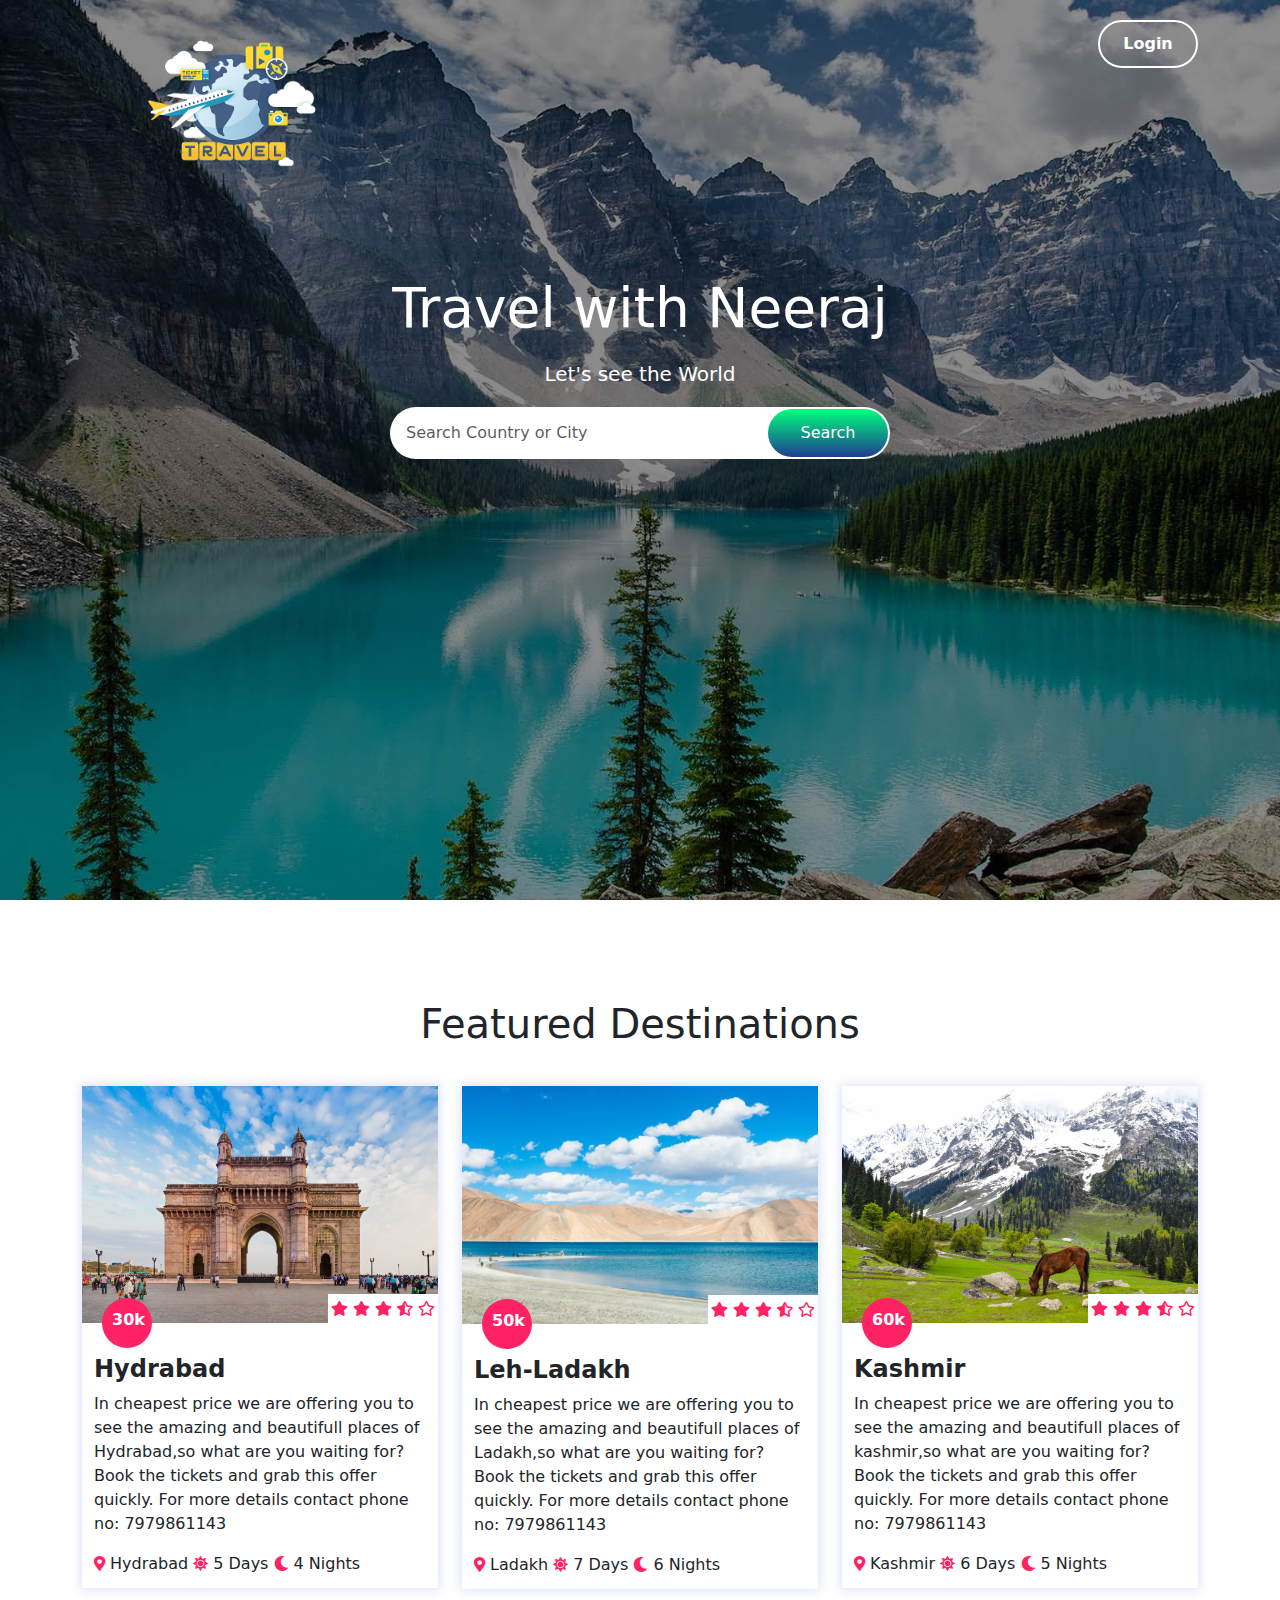
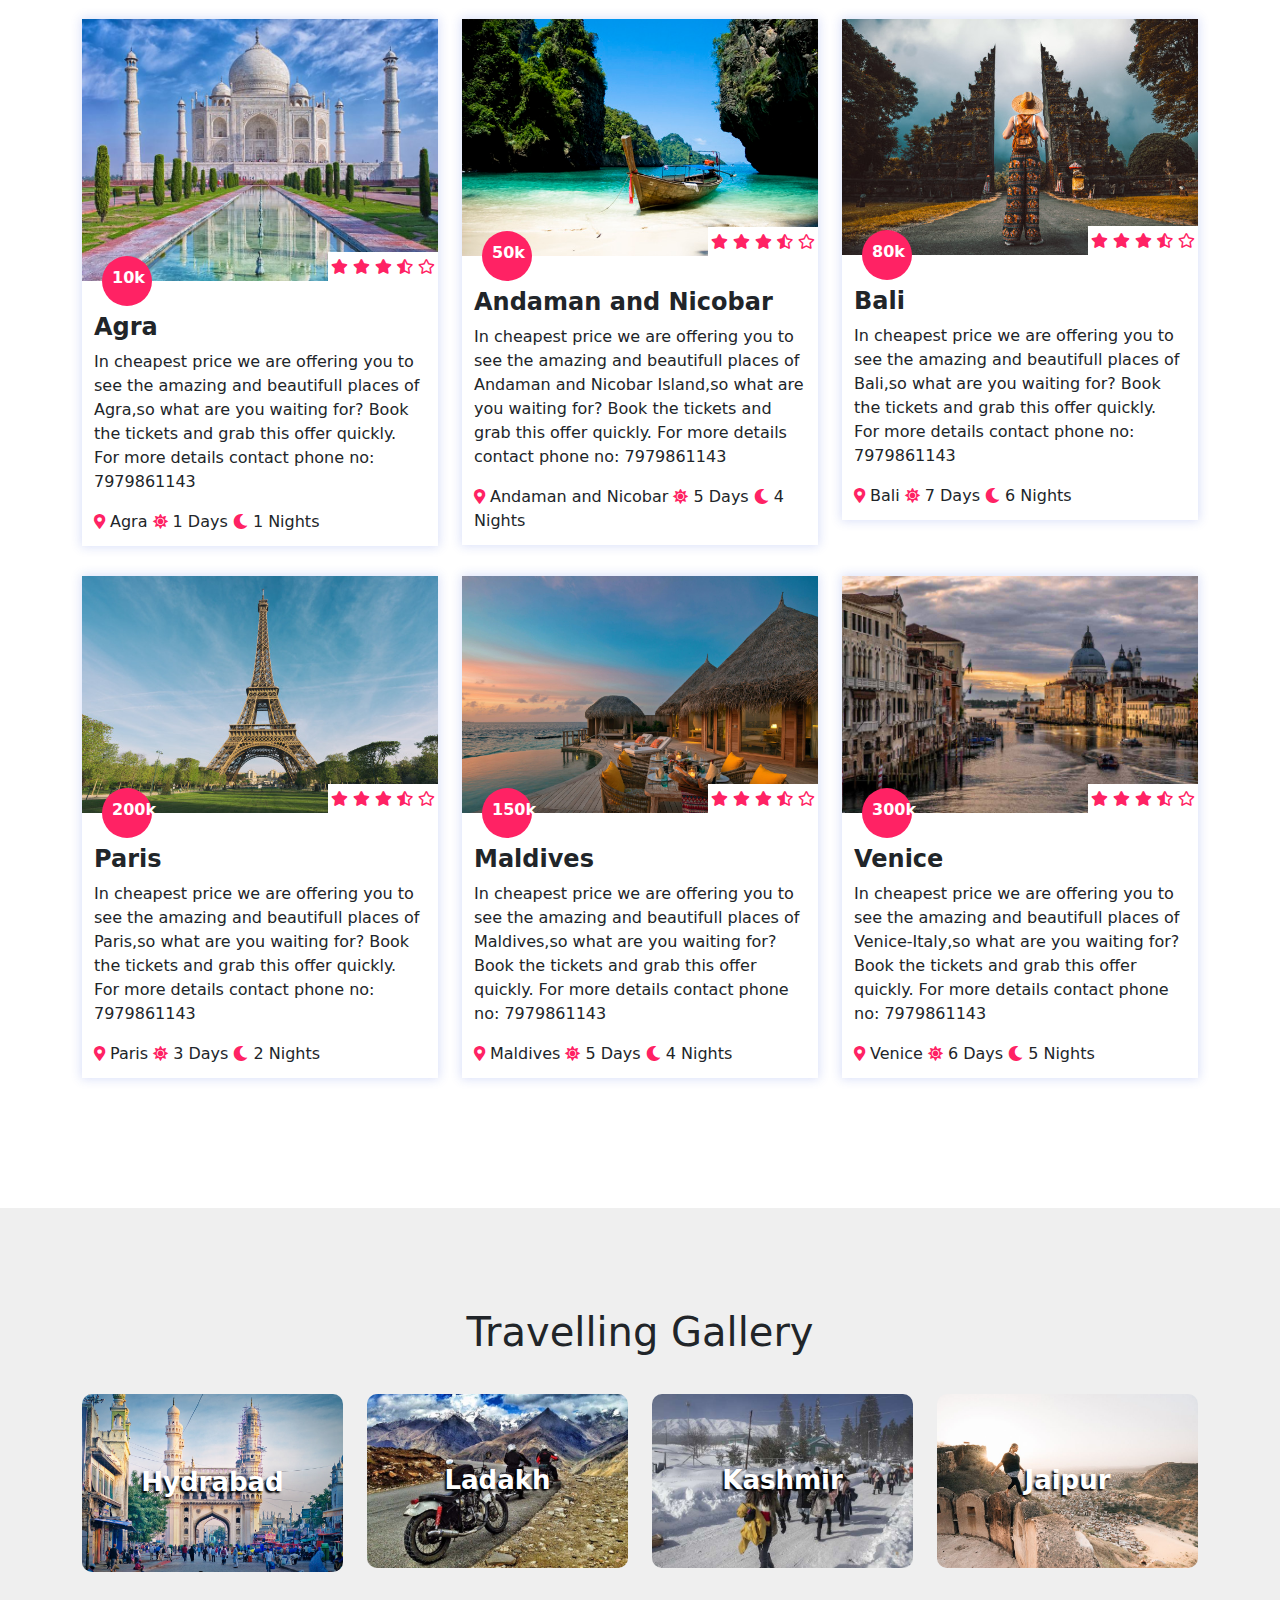
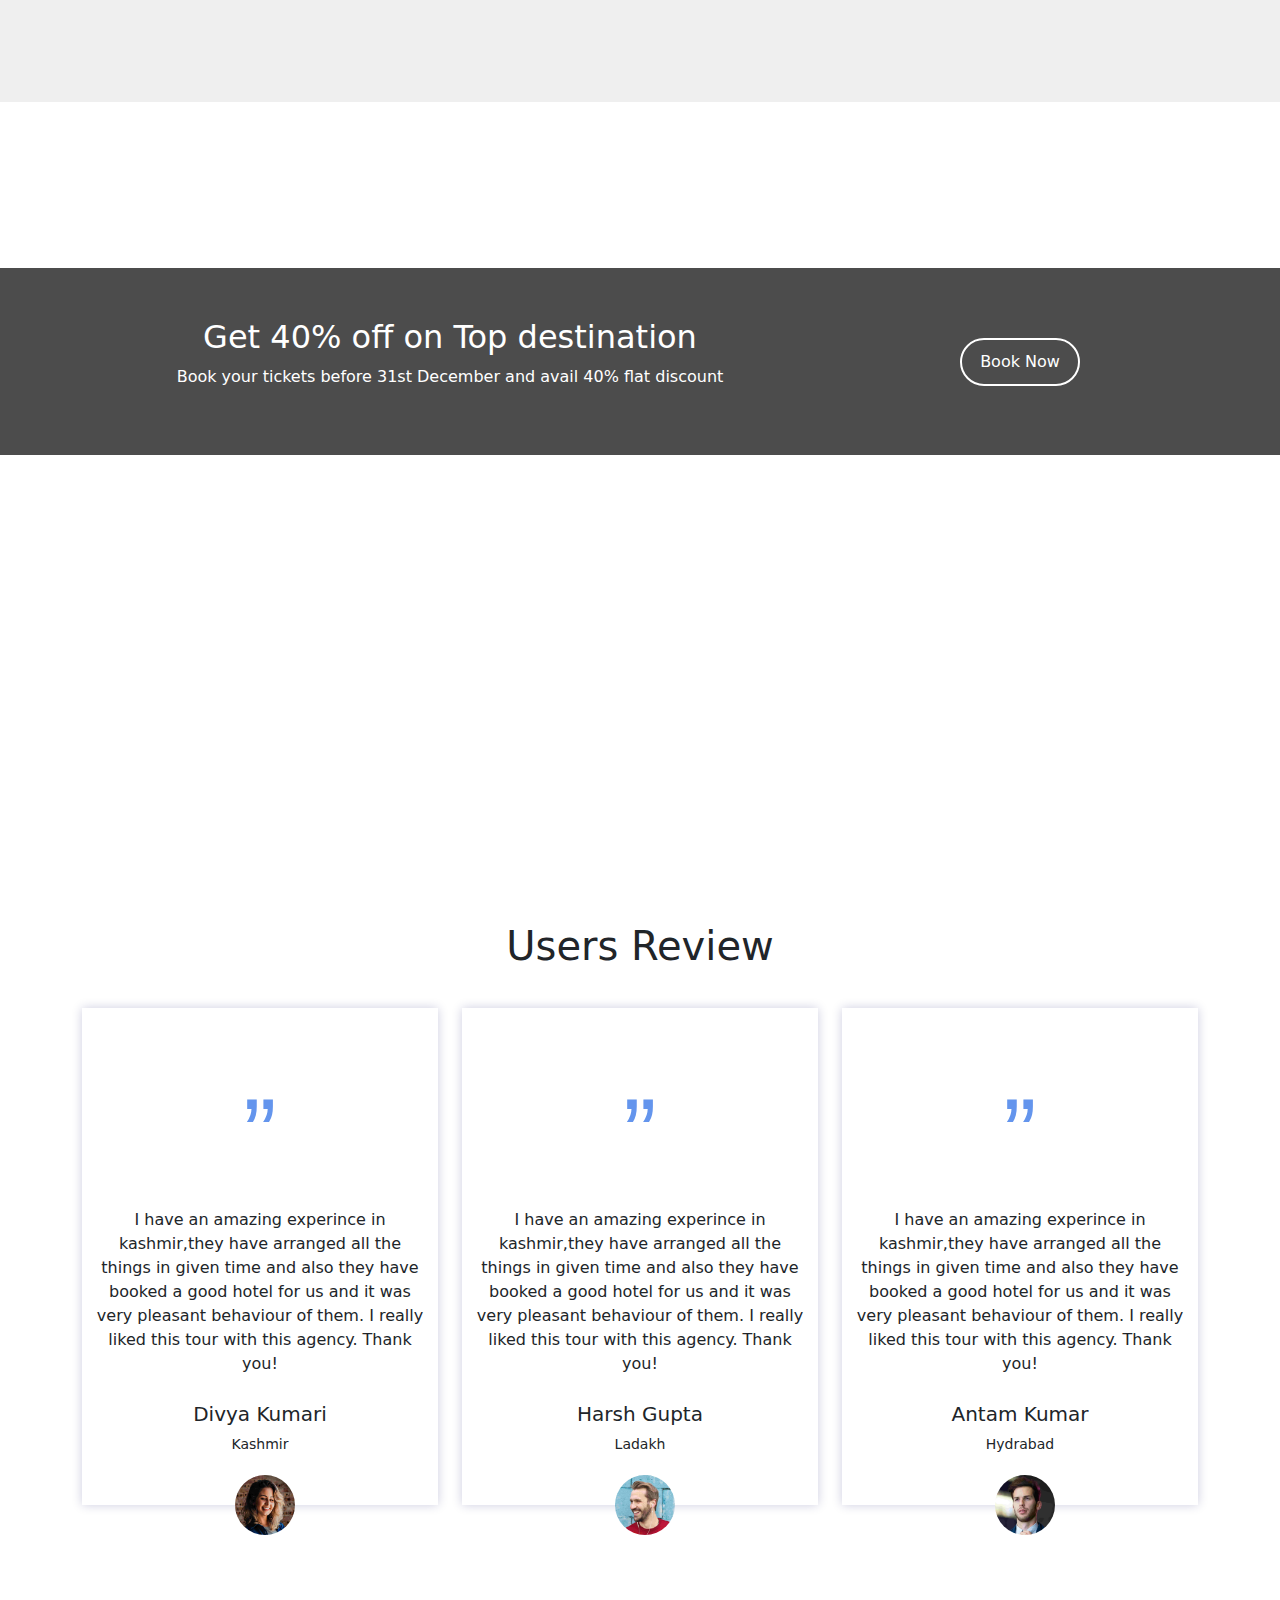
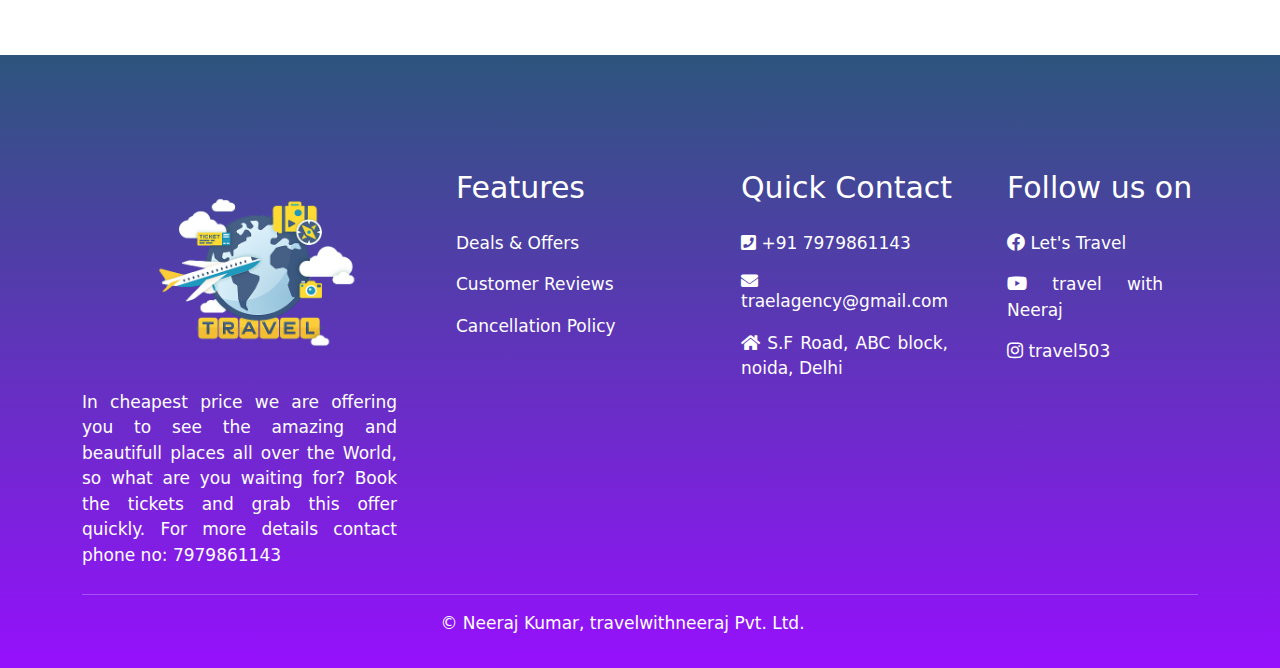
<file: index.html>
<html>
    <head>
        <title>Travel Agency Website-by Neeraj Kumar</title>
        <link rel="stylesheet" href="style.css">
        <link rel="stylesheet" href="https://cdnjs.cloudflare.com/ajax/libs/font-awesome/5.15.4/css/all.min.css">
        <meta name="viewpoint" content="width=device-width, initial scale=1.0">
        <link rel="stylesheet" href="https://cdn.jsdelivr.net/npm/bootstrap@5.1.0/dist/css/bootstrap.min.css">
        
    </head>
    <body>
        <section class="header">
            <div class="container">
                <img src="Photos/Travel-Logo-Ideas.png">
                 <button type="button" class="login-btn"><a href="login.html">Login</a></button>
            </div>
            <h1>Travel with Neeraj</i></h1>
            <p>Let's see the World</p>
            <div class="input-group">
                <input type="text" class="form-control" placeholder="Search Country or City">
                <div class="input-group-append">
                <button type="submit" class="input-group-text btn">Search</button>
                </div>
            </div>
        </section>
        <section class="features">
            <h1>Featured Destinations</h1>
            <div class="container">
                <div class="row">
                    <div class="col-md-4">
                        <div class="feature-box">
                            <div class="feature-img">
                                <img src="Photos/p-1.jpg">
                                <div class="price">
                                    <p>30k</p>
                                </div>
                                <div class="rating">
                                    <i class="fas fa-star"></i>
                                    <i class="fas fa-star"></i>
                                    <i class="fas fa-star"></i>
                                    <i class="fas fa-star-half-alt"></i>
                                    <i class="far fa-star"></i>
                                </div>
                            </div> 
                            <div class="feature-details">
                                <h4>Hydrabad</h4>
                                <p>In cheapest price we are offering you to see the amazing and beautifull places of Hydrabad,so what are you waiting for? Book the tickets and grab this offer quickly. For more details contact phone no: 7979861143 </p>
                                <div>
                                    <span><i class="fas fa-map-marker-alt"></i>Hydrabad</span>
                                    <span><i class="fas fa-sun"></i>5 Days</span>
                                    <span><i class="fas fa-moon"></i>4 Nights</span>
                                </div>
                            </div>
                            </div>
                    </div>
                    <div class="col-md-4">
                        <div class="feature-box">
                            <div class="feature-img">
                                <img src="Photos/cover5-770x515.jpg">
                                <div class="price">
                                    <p>50k</p>
                                </div>
                                <div class="rating">
                                    <i class="fas fa-star"></i>
                                    <i class="fas fa-star"></i>
                                    <i class="fas fa-star"></i>
                                    <i class="fas fa-star-half-alt"></i>
                                    <i class="far fa-star"></i>
                                </div>
                            </div> 
                            <div class="feature-details">
                                <h4>Leh-Ladakh</h4>
                                <p>In cheapest price we are offering you to see the amazing and beautifull places of Ladakh,so what are you waiting for? Book the tickets and grab this offer quickly. For more details contact phone no: 7979861143 </p>
                                <div>
                                    <span><i class="fas fa-map-marker-alt"></i>Ladakh</span>
                                    <span><i class="fas fa-sun"></i>7 Days</span>
                                    <span><i class="fas fa-moon"></i>6 Nights</span>
                                </div>
                            </div>
                            </div>
                    </div>
                    <div class="col-md-4">
                        <div class="feature-box">
                            <div class="feature-img">
                                <img src="Photos/kashmir.jpg">
                                <div class="price">
                                    <p>60k</p>
                                </div>
                                <div class="rating">
                                    <i class="fas fa-star"></i>
                                    <i class="fas fa-star"></i>
                                    <i class="fas fa-star"></i>
                                    <i class="fas fa-star-half-alt"></i>
                                    <i class="far fa-star"></i>
                                </div>
                            </div> 
                            <div class="feature-details">
                                <h4>Kashmir</h4>
                                <p>In cheapest price we are offering you to see the amazing and beautifull places of kashmir,so what are you waiting for? Book the tickets and grab this offer quickly. For more details contact phone no: 7979861143 </p>
                                <div>
                                    <span><i class="fas fa-map-marker-alt"></i>Kashmir</span>
                                    <span><i class="fas fa-sun"></i>6 Days</span>
                                    <span><i class="fas fa-moon"></i>5 Nights</span>
                                </div>
                            </div>
                            </div>
                    </div>
                    <div class="col-md-4">
                        <div class="feature-box">
                            <div class="feature-img">
                                <img src="Photos/taj-mahal.jpg">
                                <div class="price">
                                    <p>10k</p>
                                </div>
                                <div class="rating">
                                    <i class="fas fa-star"></i>
                                    <i class="fas fa-star"></i>
                                    <i class="fas fa-star"></i>
                                    <i class="fas fa-star-half-alt"></i>
                                    <i class="far fa-star"></i>
                                </div>
                            </div> 
                            <div class="feature-details">
                                <h4>Agra</h4>
                                <p>In cheapest price we are offering you to see the amazing and beautifull places of Agra,so what are you waiting for? Book the tickets and grab this offer quickly. For more details contact phone no: 7979861143 </p>
                                <div>
                                    <span><i class="fas fa-map-marker-alt"></i>Agra</span>
                                    <span><i class="fas fa-sun"></i>1 Days</span>
                                    <span><i class="fas fa-moon"></i>1 Nights</span>
                                </div>
                            </div>
                            </div>
                    </div>
                    <div class="col-md-4">
                        <div class="feature-box">
                            <div class="feature-img">
                                <img src="Photos/g-2.jpg">
                                <div class="price">
                                    <p>50k</p>
                                </div>
                                <div class="rating">
                                    <i class="fas fa-star"></i>
                                    <i class="fas fa-star"></i>
                                    <i class="fas fa-star"></i>
                                    <i class="fas fa-star-half-alt"></i>
                                    <i class="far fa-star"></i>
                                </div>
                            </div> 
                            <div class="feature-details">
                                <h4>Andaman and Nicobar</h4>
                                <p>In cheapest price we are offering you to see the amazing and beautifull places of Andaman and Nicobar Island,so what are you waiting for? Book the tickets and grab this offer quickly. For more details contact phone no: 7979861143 </p>
                                <div>
                                    <span><i class="fas fa-map-marker-alt"></i>Andaman and Nicobar</span>
                                    <span><i class="fas fa-sun"></i>5 Days</span>
                                    <span><i class="fas fa-moon"></i>4 Nights</span>
                                </div>
                            </div>
                            </div>
                    </div>
                    <div class="col-md-4">
                        <div class="feature-box">
                            <div class="feature-img">
                                <img src="Photos/g-4.jpg">
                                <div class="price">
                                    <p>80k</p>
                                </div>
                                <div class="rating">
                                    <i class="fas fa-star"></i>
                                    <i class="fas fa-star"></i>
                                    <i class="fas fa-star"></i>
                                    <i class="fas fa-star-half-alt"></i>
                                    <i class="far fa-star"></i>
                                </div>
                            </div> 
                            <div class="feature-details">
                                <h4>Bali</h4>
                                <p>In cheapest price we are offering you to see the amazing and beautifull places of Bali,so what are you waiting for? Book the tickets and grab this offer quickly. For more details contact phone no: 7979861143 </p>
                                <div>
                                    <span><i class="fas fa-map-marker-alt"></i>Bali</span>
                                    <span><i class="fas fa-sun"></i>7 Days</span>
                                    <span><i class="fas fa-moon"></i>6 Nights</span>
                                </div>
                            </div>
                            </div>
                    </div>
                    <div class="col-md-4">
                        <div class="feature-box">
                            <div class="feature-img">
                                <img src="Photos/p-4.jpg">
                                <div class="price">
                                    <p>200k</p>
                                </div>
                                <div class="rating">
                                    <i class="fas fa-star"></i>
                                    <i class="fas fa-star"></i>
                                    <i class="fas fa-star"></i>
                                    <i class="fas fa-star-half-alt"></i>
                                    <i class="far fa-star"></i>
                                </div>
                            </div> 
                            <div class="feature-details">
                                <h4>Paris</h4>
                                <p>In cheapest price we are offering you to see the amazing and beautifull places of Paris,so what are you waiting for? Book the tickets and grab this offer quickly. For more details contact phone no: 7979861143 </p>
                                <div>
                                    <span><i class="fas fa-map-marker-alt"></i>Paris</span>
                                    <span><i class="fas fa-sun"></i>3 Days</span>
                                    <span><i class="fas fa-moon"></i>2 Nights</span>
                                </div>
                            </div>
                            </div>
                    </div>
                    <div class="col-md-4">
                        <div class="feature-box">
                            <div class="feature-img">
                                <img src="Photos/Maldives.jpg">
                                <div class="price">
                                    <p>150k</p>
                                </div>
                                <div class="rating">
                                    <i class="fas fa-star"></i>
                                    <i class="fas fa-star"></i>
                                    <i class="fas fa-star"></i>
                                    <i class="fas fa-star-half-alt"></i>
                                    <i class="far fa-star"></i>
                                </div>
                            </div> 
                            <div class="feature-details">
                                <h4>Maldives</h4>
                                <p>In cheapest price we are offering you to see the amazing and beautifull places of Maldives,so what are you waiting for? Book the tickets and grab this offer quickly. For more details contact phone no: 7979861143 </p>
                                <div>
                                    <span><i class="fas fa-map-marker-alt"></i>Maldives</span>
                                    <span><i class="fas fa-sun"></i>5 Days</span>
                                    <span><i class="fas fa-moon"></i>4 Nights</span>
                                </div>
                            </div>
                            </div>
                    </div>
                    <div class="col-md-4">
                        <div class="feature-box">
                            <div class="feature-img">
                                <img src="Photos/venice-italy.jpg">
                                <div class="price">
                                    <p>300k</p>
                                </div>
                                <div class="rating">
                                    <i class="fas fa-star"></i>
                                    <i class="fas fa-star"></i>
                                    <i class="fas fa-star"></i>
                                    <i class="fas fa-star-half-alt"></i>
                                    <i class="far fa-star"></i>
                                </div>
                            </div> 
                            <div class="feature-details">
                                <h4>Venice</h4>
                                <p>In cheapest price we are offering you to see the amazing and beautifull places of Venice-Italy,so what are you waiting for? Book the tickets and grab this offer quickly. For more details contact phone no: 7979861143 </p>
                                <div>
                                    <span><i class="fas fa-map-marker-alt"></i>Venice</span>
                                    <span><i class="fas fa-sun"></i>6 Days</span>
                                    <span><i class="fas fa-moon"></i>5 Nights</span>
                                </div>
                            </div>
                            </div>
                    </div>
                </div>
            </div>
        </section>
        <section class="gallery">
            <h1>Travelling Gallery</h1>
            <div class="container">
                <div class="row">
                    <div class="col-md-3">
                        <div class="gallery-box">
                        <img src="Photos/h1.jpg">
                        <h4>Hydrabad</h4>
                    </div>
                    </div>
                    <div class="col-md-3">
                        <div class="gallery-box">
                        <img src="Photos/Bike-Trip.jpg">
                        <h4>Ladakh</h4>
                    </div>
                    </div>
                    <div class="col-md-3">
                        <div class="gallery-box">
                        <img src="Photos/t-3.jpeg">
                        <h4>Kashmir</h4>
                    </div>
                    </div>
                    <div class="col-md-3">
                        <div class="gallery-box">
                        <img src="Photos/t-4 new.jpg">
                        <h4>Jaipur</h4>
                    </div>
                    </div>
                </div>
            </div>
        </section>
        <section class="banner">
            <div class="banner-highlights">
                <div class="container">
                    <div class="row">
                        <div class="col-md-8">
                            <h2>Get 40% off on Top destination</h2>
                            <p>Book your tickets before 31st December and avail 40% flat discount</p>
                        </div>
                        <div class="col-md-4">
                            <button type="button" class="booking-btn">Book Now</button>
                        </div>
                    </div>
                </div>
            </div>
        </section>
        <section class="users-feedback">
            <h1>Users Review</h1>
            <div class="container">
                <div class="row">
                    <div class="col-md-4">
                        <div class="user-review">
                            <p>I have an amazing experince in kashmir,they have arranged all the things in given time and also they have booked a good hotel for us and it was very pleasant behaviour of them. I really liked this tour with this 
                                agency. Thank you! </p>
                                <h5>Divya Kumari</h5>
                                <small>Kashmir</small>
                        </div>
                        <img src="Photos/pic1.png">
                    </div>
                    <div class="col-md-4">
                        <div class="user-review">
                            <p>I have an amazing experince in kashmir,they have arranged all the things in given time and also they have booked a good hotel for us and it was very pleasant behaviour of them. I really liked this tour with this 
                                agency. Thank you! </p>
                                <h5>Harsh Gupta</h5>
                                <small>Ladakh</small>
                        </div>
                        <img src="Photos/pic2.png">
                    </div>
                    <div class="col-md-4">
                        <div class="user-review">
                            <p>I have an amazing experince in kashmir,they have arranged all the things in given time and also they have booked a good hotel for us and it was very pleasant behaviour of them. I really liked this tour with this 
                                agency. Thank you! </p>
                                <h5>Antam Kumar</h5>
                                <small>Hydrabad</small>
                        </div>
                        <img src="Photos/pic4.png">
                    </div>
                </div>
            </div>
        </section>
        <section class="footer">
            <div class="container">
                <div class="row">
                    <div class="col -md-3">
                        <img src="Photos/Travel-Logo-Ideas.png" class="footer-logo">
                        <p>In cheapest price we are offering you to see the amazing and beautifull places all over the World, so what are you waiting for? Book the tickets and grab this offer quickly. For more details contact phone no: 7979861143 </p>
                    </div>
                    <div class="col-md-3">
                        <h4>Features</h4>
                        <p>Deals & Offers</p>
                        <p>Customer Reviews</p>
                        <p>Cancellation Policy</p>
                    </div>
                    <div class="col -md-3">
                        <h4>Quick Contact</h4>
                        <p><i class="fas fa-phone-square"></i> +91 7979861143</p>
                        <p><i class="fas fa-envelope"></i> traelagency@gmail.com</p>
                        <p><i class="fas fa-home"></i> S.F Road, ABC block, noida, Delhi</p>
                    </div>
                    <div class="col -md-3">
                        <h4>Follow us on</h4>
                        <p><i class="fab fa-facebook"></i> Let's Travel</p>
                        <p><i class="fab fa-youtube"></i> travel with Neeraj</p>
                        <p><i class="fab fa-instagram"></i> travel503</p>
                    </div>
                </div><hr>
                <p class="copyright">© Neeraj Kumar, travelwithneeraj Pvt. Ltd.</p>
            </div>
        </section>
    </body>
</html>
</file>
<file: style.css>
*
{
    padding:0;
    margin:0;
}
.header
{
    height: 100%;
    background-image: linear-gradient(rgba(0, 0, 0, 0.452),rgba(0,0,0,0.452)),url(Photos/most-beautiful-places-14.jpg);
    background-size: cover;
    background-position: center;
    background-attachment: fixed;
    padding-top: 20px;
    text-align: center;
    color: #fff;
}
.header img
{
    width: 300px;
    float: left;
}
.login-btn
{
    width: 100px;
    padding: 10px 0;
    outline: none !important;
    border: 2px solid #fff;
    border-radius: 50px;
    background: transparent;
    color: #fff;
    float: right;
}

.login-btn a {
    text-decoration: none;
    font-weight: bold;
    color: #fff;
}

.header h1
{
    padding: 255px;
    padding-bottom: 0;
    font-size: 55px;

}
.header p
{
    margin: 18px 0;
    font-size: 20px;
}
.input-group
{
    width: 90% !important;
    max-width: 500px;
    border-radius: 30px;
    background: #fff;
    margin: auto;
    padding: 2px;
}
.form-control
{
    border: 0 !important ;
    border-radius: 30px !important;
    margin: 2px;
    box-shadow: none !important;
}
.input-group-text
{
    width:120px;
    background-image: linear-gradient(#00ff7e,#1f3d90);
    border: 0 !important;
    color: #fff !important;
    padding:  12px !important;
    border-radius: 25px !important;
    box-shadow: none !important;
    transition: 1s;
}
.input-group-text:hover
{
    transform: scale(1.2);
}
.features
{
    padding: 100px 0;
}
h1
{
    text-align: center;
    padding-bottom: 30px;
}
.feature-img img
{
    width: 100%;
    
}
.price
{
    width: 50px;
    height: 50px;
    background: #ff2264;
    color: #fff;
    font-weight: 600;
    border-radius: 50%;
    padding: 10px;
    box-shadow: 0 0 10px 1 px rgba(37,73,214,0.18);
    position: absolute;
    left: 20px;
    bottom: -25px;

}
.feature-img
{
    position: relative;
}
.rating
{
    padding: 3px;
    float: right;
    background: #fff;
    bottom: -1px;
    right: 0;
    position: absolute;
}
.features .fas
{
    font-size: 15px;
    color: #ff2264;
}
.features .far
{
    font-size: 15px;
    color: #ff2264;
}
.feature-details
{
    padding: 12px;
}
.feature-details h4
{
    font-weight: 600;
    margin-top: 20px;
}
.feature-details .fas
{
    margin-right: 5px;
}
.feature-box 
{
    box-shadow: 0 0 10px 1px rgba(37,73,214,0.18);
    margin-bottom: 30px;
}
.gallery
{
    padding: 100px 0;
    background: #efefef;
}
.gallery-box img
{
    width: 100%;
    border-radius: 10px;
    cursor: pointer;
    transition: 1s;
}
.gallery-box img:hover
{
    transform: scale(1.1);
}
.gallery-box h4
{
    display: block;
    color: #fff;
    text-shadow: -2px 2px 2px #000;
    font-weight: 600;
    font-size: 26px;
    position: absolute;
    top: 50%;
    left: 50%;
    transform: translate(-50%,-50%);
}
.gallery-box
{
    position: relative;
    margin-bottom: 30px;
}
.banner
{
    height: 80%;
    background-image: url(Photos/HEADER-1.jpg);
    background-position: center;
    background-size: cover;
    background-attachment: fixed;
    padding-top: 13%;

}
.banner-highlights
{
    padding: 50px 0;
    background: rgba(0,0,0,0.7);
    text-align: center;
    color: #fff;
}
.booking-btn
{
    width: 120px;
    padding: 10px 0;
    outline: none !important;
    border: 2px solid #fff;
    border-radius: 50px;
    background:transparent;
    color: #fff;
    cursor: pointer;
    transition: 1s;
    margin-top: 20px;

}
.booking-btn:hover
{
    transform: scale(1.1);
}
.users-feedback
{
    padding: 100px 0;
}
.user-review
{
    text-align: center;
    box-shadow: 0 0 10px 0 rgba(0,0,100,0.2);
    padding-bottom: 50px;

}
.user-review p
{
    padding: 50px 10px 10px 10px;
}
.users-feedback img
{
    width: 60px;
    height:60px;
    border-radius: 50%;
    position: relative;
    margin: -30px 0 20px 43%;
}
.user-review p::before
{
    content: '\201d';
    display: block;
    position: center;
    font-size: 100px;
    color: #6495ed;
    font-family: sans-serif;
    left: 44%;
    top: -20px
}
.footer
{
    padding: 100px 20px 15px;
    background-image: linear-gradient(#2d557d,#9610fd);
    color: #fff;
    
}
.footer-logo
{
    width: 350px;
    margin-top:20px;
    margin-bottom: 20px;
}
.footer h4
{
    text-align: left;
    margin-top: 15px;
    margin-bottom: 25px;
    font-size: 30px;
}
.footer p
{
    font-size: 17px;
    text-align: justify;
    padding-right: 35px;

}
.footer .row .fab
{
    padding: 0px;
    font-size: 18px;
}
.footer hr
{
    margin-top: 10px;
    background:#efefef;
}
.fa-heart
{
    margin: 0 5px;
    color: #f44336;
}
.footer .copyright
{
    text-align: center;
}
</file>
